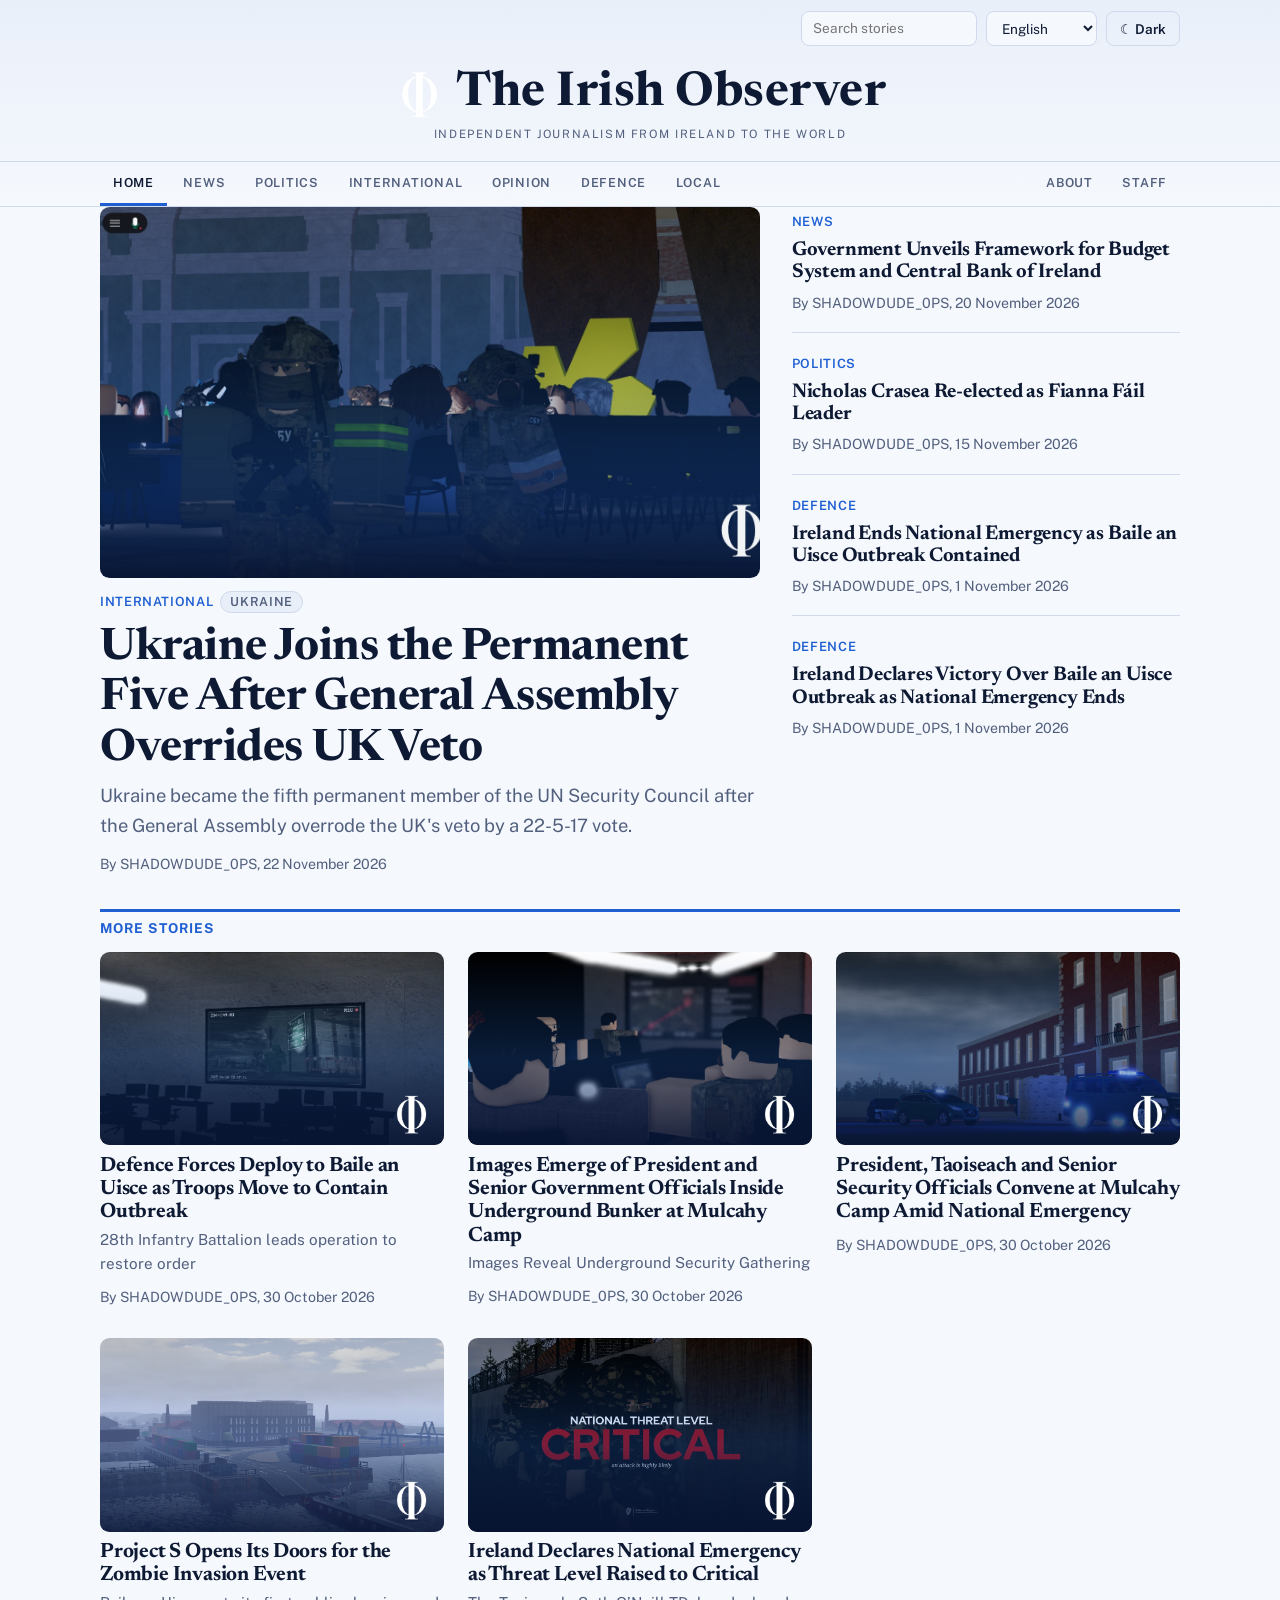
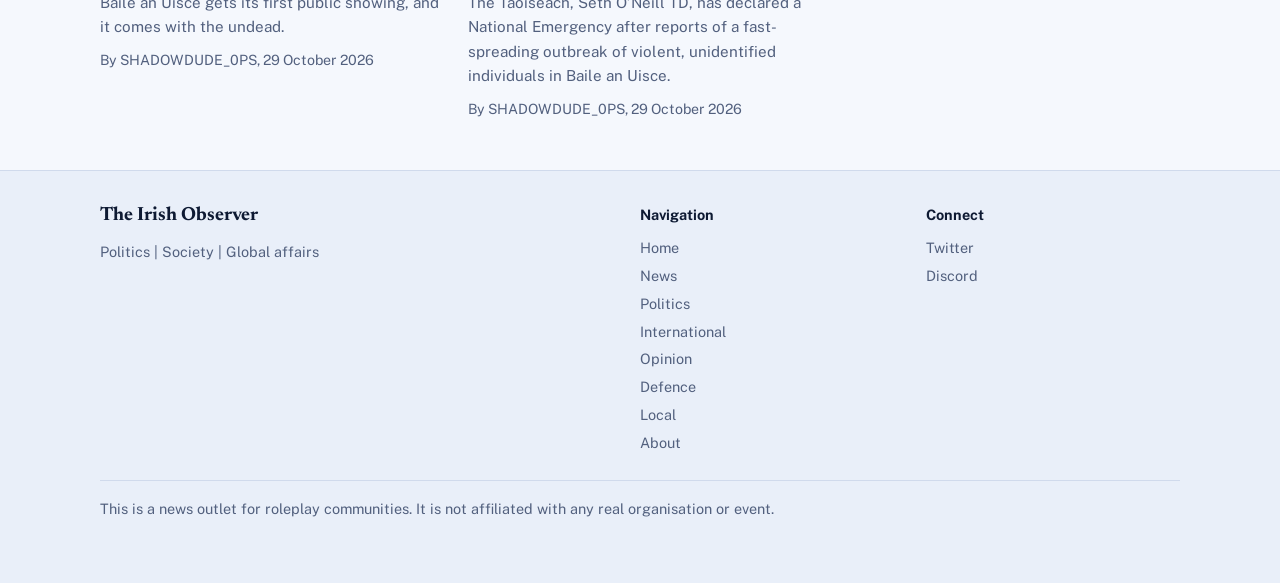
<file: index.html>
<!doctype html><html lang="en"><head><meta charset="utf-8">
<meta name="viewport" content="width=device-width,initial-scale=1">
<title>The Irish Observer</title>
<meta property="og:type" content="website">
<meta property="og:site_name" content="The Irish Observer">
<meta property="og:title" content="The Irish Observer">
<meta property="og:description" content="Roleplay news, written by the community">
<meta name="theme-color" content="#2f6fe4">
<link href="https://fonts.googleapis.com/css2?family=Newsreader:opsz,wght@6..72,500;6..72,700&family=Public+Sans:wght@400;600&display=swap" rel="stylesheet">
<script>try{var t=localStorage.getItem("theme");if(t)document.documentElement.dataset.theme=t}catch(e){}</script>
<link rel="icon" href="Logo.png">
<link rel="apple-touch-icon" href="Logo.png">
<link rel="stylesheet" href="style.css"></head>
<body><div id="gt"></div><div id="app"></div><script src="config.js"></script><script src="app.js"></script></body></html>
</file>
<file: style.css>
:root{--bg:#fff;--p:#f7f3f1;--l:#e4dcd8;--t:#1a1413;--m:#6b5f5b;--a:#b3171d;--ad:#7d0f14;--hd:#8f1117;--oa:#fff;
--sans:"Public Sans",system-ui,sans-serif;--serif:"Newsreader",Georgia,serif}
@media(prefers-color-scheme:dark){:root{--bg:#140d0d;--p:#1d1414;--l:#352525;--t:#f3ecea;--m:#b5a39f;--a:#e8575c;color-scheme:dark}}
*{box-sizing:border-box}
body{margin:0;background:var(--bg);color:var(--t);font:400 1.0625rem/1.6 var(--sans)}
a{color:inherit;text-decoration:none}
:focus-visible{outline:3px solid var(--a);outline-offset:3px}
.w{max-width:70rem;margin:0 auto;padding:0 1.25rem}
h1,h2,h3{font-family:var(--serif);line-height:1.12;letter-spacing:-.01em;margin:.3rem 0}
.top{background:var(--hd);color:#fff;padding-top:env(safe-area-inset-top,0px)}
.bar{display:flex;align-items:center;gap:1rem;padding-top:1rem;padding-bottom:1rem}
.brand{display:flex;align-items:center;gap:.7rem;font:700 1.8rem/1 var(--serif)}
.brand img{height:2.6rem;width:auto}
.tag{color:#f1c9c9;font-size:.85rem;margin-left:auto}
.cats{background:var(--ad);overflow-x:auto}
.cats .w{display:flex;gap:.25rem}
.cats a{color:#f4d9d9;padding:.65rem .8rem;font-weight:600;font-size:.92rem;white-space:nowrap;border-bottom:3px solid transparent}
.cats a:hover{color:#fff}.cats a.on{color:#fff;border-color:#fff}
.cats a.gap{margin-left:auto}
main{padding-top:1.75rem}
.sh{font:700 .85rem var(--sans);text-transform:uppercase;letter-spacing:.08em;color:var(--a);border-top:3px solid var(--a);padding-top:.5rem;margin:2rem 0 1rem}
.cat{color:var(--a);font-weight:600;font-size:.8rem;text-transform:uppercase;letter-spacing:.05em}
.im{background:linear-gradient(135deg,var(--ad),var(--a)) center/cover;aspect-ratio:16/9;border-radius:.6rem;display:flex;align-items:flex-end;padding:.8rem;color:#ffffffb0;font:700 2.2rem var(--serif)}
.hero{display:grid;grid-template-columns:1.7fr 1fr;gap:2rem}
.lead h2{font-size:clamp(1.9rem,4vw,2.8rem);margin:.7rem 0 .4rem}
.lead:hover h2,.card:hover h3,.side a:hover h3{color:var(--a)}
.lead p{font-size:1.15rem;color:var(--m);margin:.2rem 0 .6rem}
.side a{display:block;padding:1rem 0;border-top:1px solid var(--l)}.side a:first-child{border:0;padding-top:0}
.side h3{font-size:1.25rem}
.grid{display:grid;grid-template-columns:repeat(auto-fill,minmax(16rem,1fr));gap:1.75rem 1.5rem}
.card h3{font-size:1.3rem;margin:.6rem 0 .2rem}.card p{margin:.2rem 0 .4rem;color:var(--m);font-size:.95rem}
small,.mut{color:var(--m)}
.disc{display:flex;align-items:center;justify-content:space-between;gap:1rem;flex-wrap:wrap;background:var(--p);border:1px solid var(--l);border-left:5px solid var(--a);border-radius:.6rem;padding:1.25rem 1.5rem;margin:2.5rem 0}
.disc h3{margin:0}.disc p{margin:.2rem 0 0;color:var(--m)}
.btn,button{background:var(--a);color:var(--oa);border:0;border-radius:.5rem;padding:.65rem 1.3rem;font:600 .95rem var(--sans);cursor:pointer;display:inline-block}
.btn:hover,button:hover{background:var(--ad);color:#fff}
.g{background:transparent;color:var(--t);border:1px solid var(--l)}.g:hover{background:var(--p);color:var(--t)}
.art{max-width:44rem;margin:0 auto}.art h1{font-size:clamp(2.1rem,5vw,3.2rem);margin:.4rem 0}
.art .sum{font:500 1.35rem/1.45 var(--serif);color:var(--m);margin:.3rem 0 1rem}
.art .im{aspect-ratio:16/9;margin:1rem 0}.art p{margin:0 0 1.15rem;font-size:1.12rem;line-height:1.75}
.team{display:grid;grid-template-columns:repeat(auto-fill,minmax(12rem,1fr));gap:1rem}
.mem{background:var(--p);border:1px solid var(--l);border-radius:.8rem;padding:1.25rem;text-align:center}
.mem img,.mem .ph{width:5.5rem;height:5.5rem;border-radius:50%;background:var(--l);margin:0 auto .6rem;display:flex;align-items:center;justify-content:center;font:700 1.8rem var(--serif);color:var(--m)}
.mem b{display:block}.mem span{color:var(--a);font-size:.85rem;font-weight:600}
.box{background:var(--p);border:1px solid var(--l);border-radius:.8rem;padding:1.5rem;max-width:42rem}
label{display:block;font-weight:600;margin:.9rem 0 .25rem}
input,select,textarea{width:100%;padding:.65rem .8rem;border:1px solid var(--l);border-radius:.5rem;background:var(--bg);color:var(--t);font:inherit}
textarea{min-height:15rem}
.err{color:#d2453b}.ok{color:#2e8b57}
footer{background:var(--p);border-top:1px solid var(--l);margin-top:3rem;padding:2rem 0 3rem;color:var(--m);font-size:.9rem}
footer b{color:var(--t);font:700 1.2rem var(--serif)}
@media(max-width:760px){.hero{grid-template-columns:1fr}.tag{display:none}}
.ban{background:var(--ad);color:#fff;text-align:center;padding:.55rem 1rem;font-weight:600;font-size:.95rem}
.ban a{text-decoration:underline}
.tagc{display:inline-block;background:var(--p);border:1px solid var(--l);border-radius:99px;padding:0 .6rem;font-size:.78rem;color:var(--m);margin-left:.4rem}
.art h2,.art h3,.art h4,.art h5{font-family:var(--serif);margin:1.5rem 0 .5rem}.art img{max-width:100%;border-radius:.5rem}.art a{color:var(--a);text-decoration:underline}.art hr{border:0;border-top:1px solid var(--l);margin:1.5rem 0}
.enj{text-align:center;max-width:44rem;margin:2.5rem auto 0;background:var(--p);border:1px solid var(--l);border-radius:1rem;padding:1.75rem}.enj h3{margin:0 0 .3rem}.enj p{color:var(--m);margin:.2rem 0 1rem}
.dr{display:flex;justify-content:space-between;align-items:center;gap:1rem;flex-wrap:wrap;padding:1rem 0;border-top:1px solid var(--l)}.dr:first-child{border:0}
.dr .t{flex:1 1 16rem;font:700 1.15rem var(--serif)}.btns{display:flex;gap:.4rem;flex-wrap:wrap}
.btns button,.tb button{padding:.4rem .9rem;font-size:.85rem}.dng{background:#b3321d}
.tb{display:flex;flex-wrap:wrap;gap:.4rem;margin:.3rem 0}.tb button{background:transparent;color:var(--t);border:1px solid var(--l);border-radius:99px}
textarea{font:.9rem/1.5 ui-monospace,Menlo,monospace}
.pv{border-top:2px dashed var(--l);margin-top:1rem;padding-top:.5rem}
.fg{display:grid;grid-template-columns:2fr 1fr 1fr;gap:2rem}.fg a{display:block;color:var(--m);padding:.15rem 0}.fg h4{margin:0 0 .5rem;color:var(--t)}.leg{border-top:1px solid var(--l);margin-top:1.5rem;padding-top:1rem}
.ck{display:flex;align-items:center;gap:.5rem;font-weight:600;margin:.9rem 0}.ck input{width:auto}
@media(max-width:700px){.fg{grid-template-columns:1fr}}
/* ===== navy theme ===== */
:root{--bg:#0a1020;--p:#111a2e;--l:#223052;--t:#e9eef8;--m:#9aa8c4;--a:#6aa6ff;--ad:#2f5fb8;--hd:#0d1730;--oa:#07101f;color-scheme:dark}
.top{background:linear-gradient(#101c3a,#0a1020);border-bottom:1px solid var(--l)}
.util{display:flex;justify-content:flex-end;gap:.6rem;padding-top:.7rem}
.util input,.util select{width:auto;padding:.35rem .7rem;font-size:.85rem;background:#0a1020;border-color:var(--l);color:var(--t)}
.util input{width:11rem}
.bar{flex-direction:column;gap:.35rem;padding:1.4rem 0 1.1rem;text-align:center}
.brand{font:700 clamp(2rem,6vw,3rem)/1 var(--serif);letter-spacing:.01em}
.brand img{height:3.2rem}
.tag{margin:0;text-transform:uppercase;letter-spacing:.14em;font-size:.72rem;color:var(--m)}
.cats{background:transparent;border-top:1px solid var(--l)}
.cats a{color:var(--m);text-transform:uppercase;letter-spacing:.06em;font-size:.78rem}
.cats a:hover,.cats a.on{color:#fff}.cats a.on{border-color:var(--a)}
.im{background:linear-gradient(135deg,#14224a,#2f5fb8) center/cover}
.btn:hover,button:hover{background:#8fbcff;color:var(--oa)}
.g:hover{background:var(--p);color:var(--t)}.dng:hover{background:#d4452a;color:#fff}
.err{color:#ff8a80}.ok{color:#6fdc9c}
.brk{display:inline-block;background:#ffb347;color:#1a1206;font:700 .66rem var(--sans);letter-spacing:.08em;text-transform:uppercase;padding:.12rem .45rem;border-radius:.2rem;margin-right:.45rem;vertical-align:.15em}
.tick{display:block;background:#16224a;border-bottom:1px solid var(--l);text-align:center;padding:.5rem 1rem;font-weight:600;font-size:.92rem}
.tick b{background:#ffb347;color:#1a1206;font-size:.68rem;letter-spacing:.08em;text-transform:uppercase;padding:.12rem .45rem;border-radius:.2rem;margin-right:.5rem}
body{top:0!important}.skiptranslate iframe,.goog-te-banner-frame{display:none!important}#goog-gt-tt,.goog-te-balloon-frame{display:none!important}.goog-text-highlight{background:none!important;box-shadow:none!important}
#gt{position:absolute;left:-9999px}
@media(max-width:600px){.util{justify-content:center}.util input{width:8rem}}
/* ===== light and dark themes ===== */
:root{--ah:#8fbcff;--er:#ff8a80;--ok:#6fdc9c}
:root[data-theme="light"]{--bg:#f5f8fd;--p:#e9eff9;--l:#d0daec;--t:#0e1a33;--m:#52607e;--a:#1f5fd1;--ad:#17479f;--ah:#17479f;--oa:#fff;--er:#c0392b;--ok:#1a7f46;color-scheme:light}
@media(prefers-color-scheme:light){:root:not([data-theme="dark"]){--bg:#f5f8fd;--p:#e9eff9;--l:#d0daec;--t:#0e1a33;--m:#52607e;--a:#1f5fd1;--ad:#17479f;--ah:#17479f;--oa:#fff;--er:#c0392b;--ok:#1a7f46;color-scheme:light}}
.top{background:linear-gradient(var(--p),var(--bg));color:var(--t)}
.util input,.util select{background:var(--bg);color:var(--t)}
.util .g{padding:.35rem .8rem;font-size:.85rem}
.cats a:hover,.cats a.on{color:var(--t)}
.tick{background:var(--p)}
.btn:hover,button:hover{background:var(--ah);color:var(--oa)}
.dng:hover{background:#d4452a;color:#fff}
.im{background:linear-gradient(135deg,#14224a,var(--ad)) center/cover}
.err{color:var(--er)}.ok{color:var(--ok)}
.rl{max-height:12rem;overflow:auto;border:1px solid var(--l);border-radius:.5rem;padding:.4rem .8rem;background:var(--bg)}
.rk{font-weight:400;margin:.35rem 0}.rk input{width:auto}
/* logo fade and drafts */
:root{--logo:none}
.im{position:relative;overflow:hidden}
.im.ov::after{content:"";position:absolute;inset:0;pointer-events:none;background:var(--logo) no-repeat right .7rem bottom .6rem/auto 22%,linear-gradient(to top,rgba(8,22,56,.88),rgba(31,95,191,.3) 45%,rgba(31,95,191,0) 100%)}
.ban2{background:var(--p);border:1px dashed var(--a);padding:.5rem .8rem;border-radius:.4rem;color:var(--m)}
</file>
